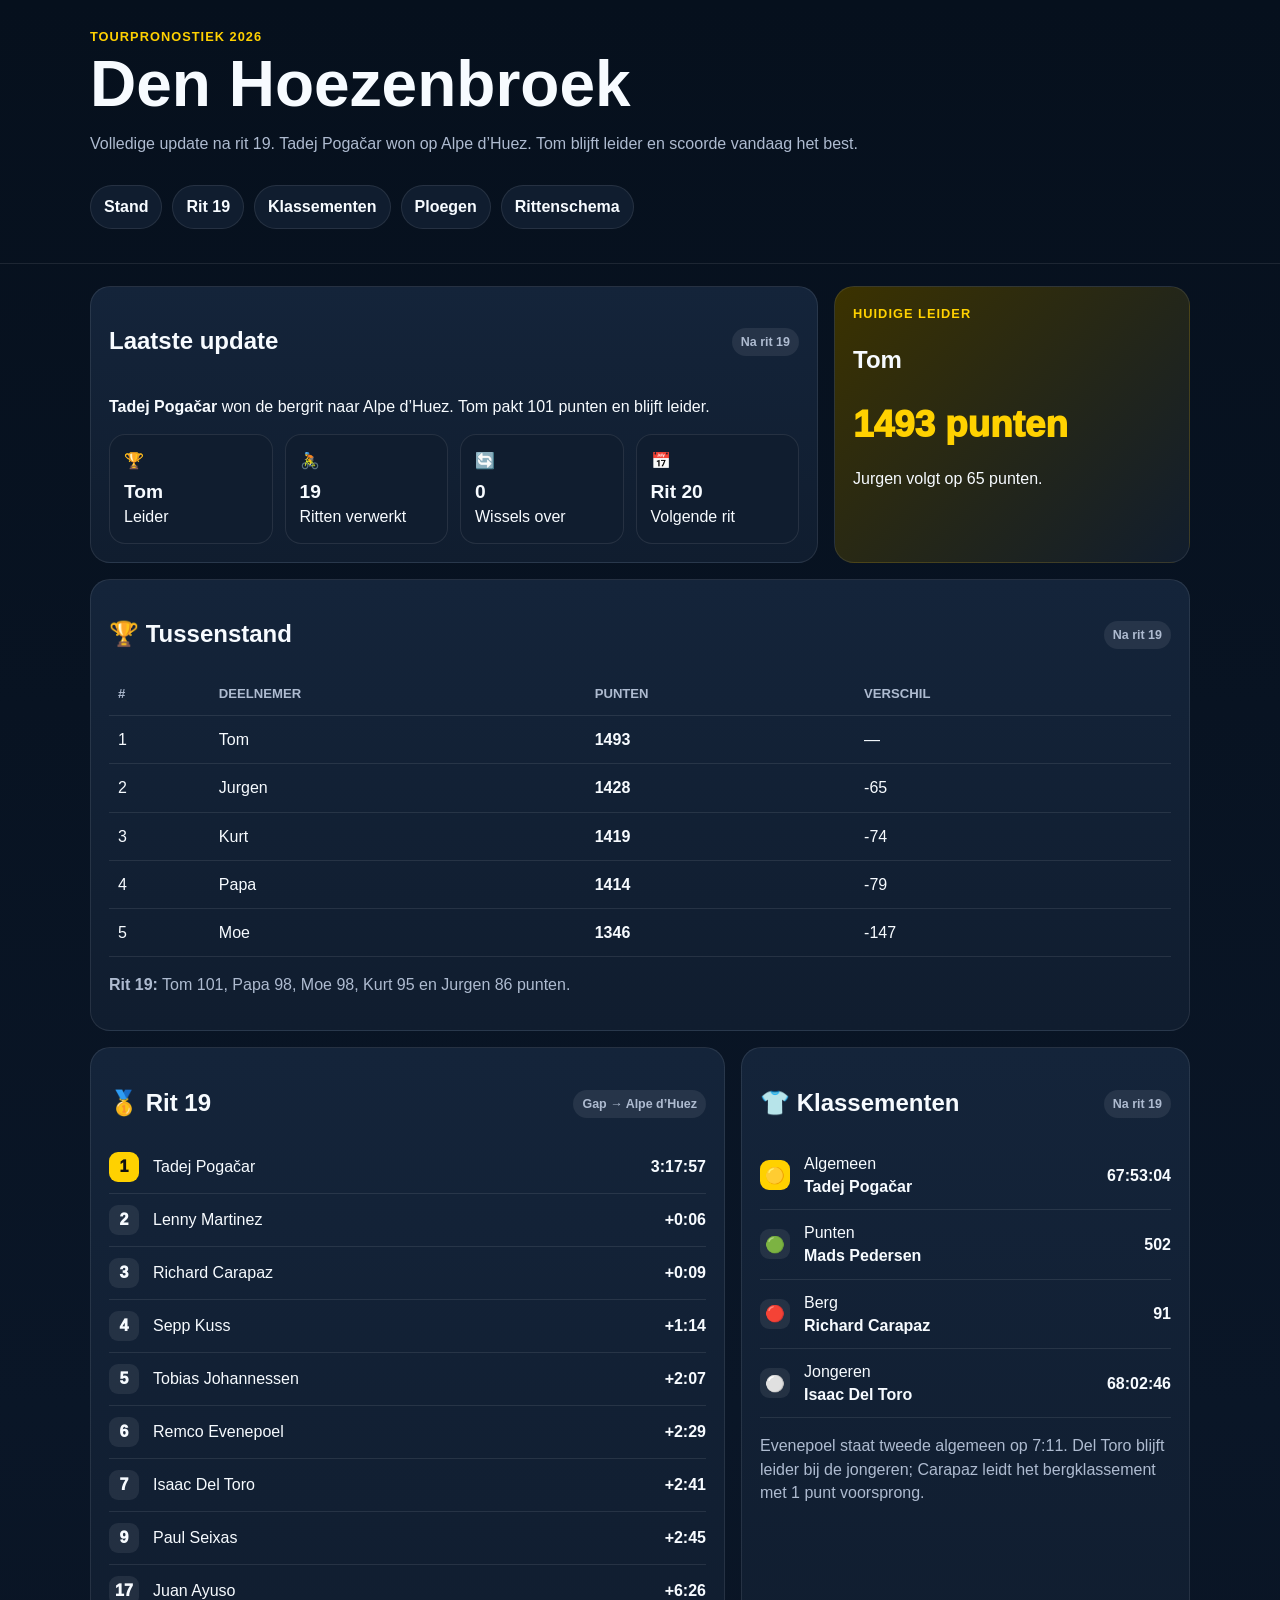
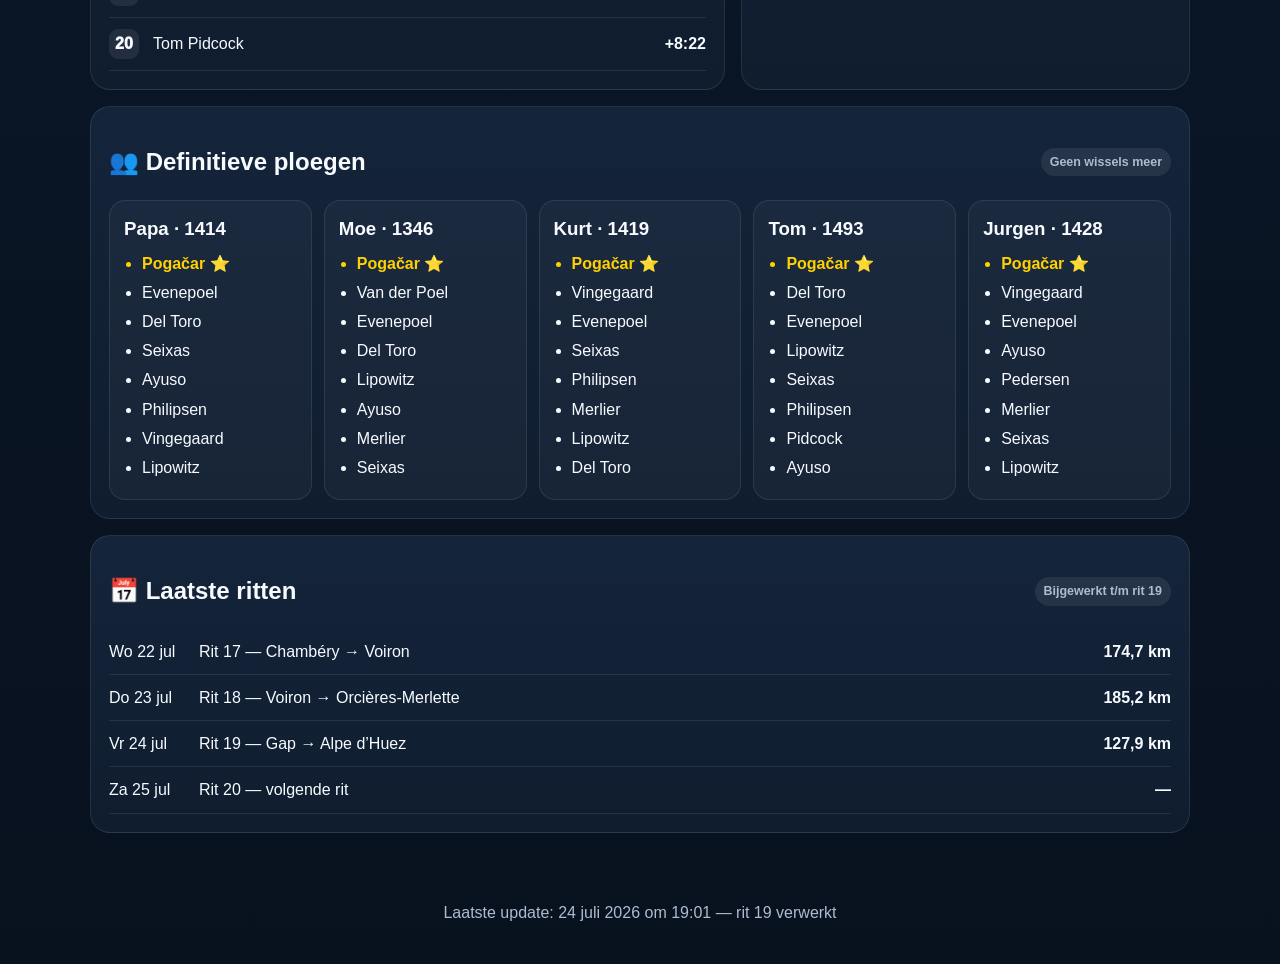
<file: index.html>
<!doctype html>
<html lang="nl">
<head>
<meta charset="utf-8">
<meta name="viewport" content="width=device-width,initial-scale=1">
<title>Tourpronostiek Den Hoezenbroek — na rit 19 (nieuwe versie)</title>
<style>
:root{--bg:#07111f;--panel:#101d2f;--panel2:#14243a;--text:#f7fbff;--muted:#aebbd0;--line:rgba(255,255,255,.09);--yellow:#ffd100}
*{box-sizing:border-box}body{margin:0;background:linear-gradient(180deg,#06101d,#0a1627 55%,#08111e);color:var(--text);font-family:Arial,sans-serif;line-height:1.45}.wrap{width:min(1100px,calc(100% - 28px));margin:auto}header{padding:28px 0 20px;border-bottom:1px solid var(--line)}.eyebrow{color:var(--yellow);font-weight:900;text-transform:uppercase;letter-spacing:.08em;font-size:.8rem}h1{font-size:clamp(2rem,6vw,4rem);line-height:1;margin:.35rem 0 .8rem}.lead,.note{color:var(--muted)}nav{display:flex;gap:10px;overflow:auto;padding:14px 0}nav a{white-space:nowrap;color:var(--text);text-decoration:none;background:var(--panel);border:1px solid var(--line);padding:9px 13px;border-radius:999px;font-weight:800}main{padding:22px 0 44px}.hero,.grid{display:grid;grid-template-columns:repeat(12,1fr);gap:16px}.card{grid-column:span 12;background:linear-gradient(180deg,var(--panel2),var(--panel));border:1px solid var(--line);border-radius:20px;padding:18px}.hero .card:first-child{grid-column:span 8}.leader{grid-column:span 4;background:linear-gradient(135deg,#3b3200,#111d2d)}.leader .points{font-size:2.3rem;font-weight:1000;color:var(--yellow)}.stats{display:grid;grid-template-columns:repeat(4,1fr);gap:12px}.stat{background:var(--panel);border:1px solid var(--line);border-radius:16px;padding:14px}.stat strong{display:block;font-size:1.2rem;margin-top:5px}.head{display:flex;justify-content:space-between;align-items:center;gap:10px}.tag{padding:5px 9px;border-radius:999px;background:rgba(255,255,255,.08);color:var(--muted);font-size:.78rem;font-weight:800}table{width:100%;border-collapse:collapse}th,td{padding:12px 9px;border-bottom:1px solid var(--line);text-align:left}th{color:var(--muted);font-size:.82rem;text-transform:uppercase}.result-row,.stage-row{display:grid;align-items:center;gap:10px;padding:11px 0;border-bottom:1px solid var(--line)}.result-row{grid-template-columns:34px 1fr auto}.stage-row{grid-template-columns:80px 1fr auto}.place{width:30px;height:30px;border-radius:9px;background:rgba(255,255,255,.08);display:grid;place-items:center;font-weight:1000}.gold{background:var(--yellow);color:#111}.teams{display:grid;grid-template-columns:repeat(5,1fr);gap:12px}.team{background:rgba(255,255,255,.035);border:1px solid var(--line);border-radius:16px;padding:14px}.team h3{margin:0 0 10px}.team ul{margin:0;padding-left:18px}.team li{margin:6px 0}.captain{color:var(--yellow);font-weight:900}footer{color:var(--muted);text-align:center;padding:24px 0 40px}
@media(max-width:850px){.wrap{width:min(100% - 20px,1100px)}header{padding:20px 0 12px}h1{font-size:2.35rem}.hero,.grid{display:block}.hero .card:first-child,.leader,.grid .card{width:100%;margin-bottom:14px}.stats{grid-template-columns:repeat(2,minmax(0,1fr))}.teams{grid-template-columns:1fr}.table-wrap{overflow-x:auto;-webkit-overflow-scrolling:touch}.card{padding:15px;border-radius:16px;overflow:hidden}.head{align-items:flex-start;flex-wrap:wrap}.tag{max-width:100%;white-space:normal}.result-row{grid-template-columns:32px minmax(0,1fr) auto;gap:9px}.result-row span:nth-child(2){min-width:0;overflow-wrap:anywhere}.result-row strong{white-space:nowrap;font-size:.95rem}.stage-row{grid-template-columns:70px minmax(0,1fr);gap:8px}.stage-row strong{grid-column:2;justify-self:start;color:var(--muted)}}
</style>
</head>
<body>
<header><div class="wrap"><div class="eyebrow">Tourpronostiek 2026</div><h1>Den Hoezenbroek</h1><p class="lead">Volledige update na rit 19. Tadej Pogačar won op Alpe d’Huez. Tom blijft leider en scoorde vandaag het best.</p><nav><a href="#stand">Stand</a><a href="#rit19">Rit 19</a><a href="#truien">Klassementen</a><a href="#ploegen">Ploegen</a><a href="#ritten">Rittenschema</a></nav></div></header>
<main class="wrap">
<section class="hero"><div class="card"><div class="head"><h2>Laatste update</h2><span class="tag">Na rit 19</span></div><p><strong>Tadej Pogačar</strong> won de bergrit naar Alpe d’Huez. Tom pakt 101 punten en blijft leider.</p><div class="stats"><div class="stat">🏆<strong>Tom</strong><span>Leider</span></div><div class="stat">🚴<strong>19</strong><span>Ritten verwerkt</span></div><div class="stat">🔄<strong>0</strong><span>Wissels over</span></div><div class="stat">📅<strong>Rit 20</strong><span>Volgende rit</span></div></div></div><aside class="card leader"><div class="eyebrow">Huidige leider</div><h2>Tom</h2><div class="points">1493 punten</div><p>Jurgen volgt op 65 punten.</p></aside></section>
<section class="card" id="stand" style="margin-top:16px"><div class="head"><h2>🏆 Tussenstand</h2><span class="tag">Na rit 19</span></div><div class="table-wrap"><table><thead><tr><th>#</th><th>Deelnemer</th><th>Punten</th><th>Verschil</th></tr></thead><tbody><tr><td>1</td><td>Tom</td><td><strong>1493</strong></td><td>—</td></tr><tr><td>2</td><td>Jurgen</td><td><strong>1428</strong></td><td>-65</td></tr><tr><td>3</td><td>Kurt</td><td><strong>1419</strong></td><td>-74</td></tr><tr><td>4</td><td>Papa</td><td><strong>1414</strong></td><td>-79</td></tr><tr><td>5</td><td>Moe</td><td><strong>1346</strong></td><td>-147</td></tr></tbody></table></div><p class="note"><strong>Rit 19:</strong> Tom 101, Papa 98, Moe 98, Kurt 95 en Jurgen 86 punten.</p></section>
<section class="grid" id="rit19" style="margin-top:16px"><div class="card" style="grid-column:span 7"><div class="head"><h2>🥇 Rit 19</h2><span class="tag">Gap → Alpe d’Huez</span></div><div class="result-row"><span class="place gold">1</span><span>Tadej Pogačar</span><strong>3:17:57</strong></div><div class="result-row"><span class="place">2</span><span>Lenny Martinez</span><strong>+0:06</strong></div><div class="result-row"><span class="place">3</span><span>Richard Carapaz</span><strong>+0:09</strong></div><div class="result-row"><span class="place">4</span><span>Sepp Kuss</span><strong>+1:14</strong></div><div class="result-row"><span class="place">5</span><span>Tobias Johannessen</span><strong>+2:07</strong></div><div class="result-row"><span class="place">6</span><span>Remco Evenepoel</span><strong>+2:29</strong></div><div class="result-row"><span class="place">7</span><span>Isaac Del Toro</span><strong>+2:41</strong></div><div class="result-row"><span class="place">9</span><span>Paul Seixas</span><strong>+2:45</strong></div><div class="result-row"><span class="place">17</span><span>Juan Ayuso</span><strong>+6:26</strong></div><div class="result-row"><span class="place">20</span><span>Tom Pidcock</span><strong>+8:22</strong></div></div><div class="card" id="truien" style="grid-column:span 5"><div class="head"><h2>👕 Klassementen</h2><span class="tag">Na rit 19</span></div><div class="result-row"><span class="place gold">🟡</span><span>Algemeen<br><strong>Tadej Pogačar</strong></span><strong>67:53:04</strong></div><div class="result-row"><span class="place">🟢</span><span>Punten<br><strong>Mads Pedersen</strong></span><strong>502</strong></div><div class="result-row"><span class="place">🔴</span><span>Berg<br><strong>Richard Carapaz</strong></span><strong>91</strong></div><div class="result-row"><span class="place">⚪</span><span>Jongeren<br><strong>Isaac Del Toro</strong></span><strong>68:02:46</strong></div><p class="note">Evenepoel staat tweede algemeen op 7:11. Del Toro blijft leider bij de jongeren; Carapaz leidt het bergklassement met 1 punt voorsprong.</p></div></section>
<section class="card" id="ploegen" style="margin-top:16px"><div class="head"><h2>👥 Definitieve ploegen</h2><span class="tag">Geen wissels meer</span></div><div class="teams"><div class="team"><h3>Papa · 1414</h3><ul><li class="captain">Pogačar ⭐</li><li>Evenepoel</li><li>Del Toro</li><li>Seixas</li><li>Ayuso</li><li>Philipsen</li><li>Vingegaard</li><li>Lipowitz</li></ul></div><div class="team"><h3>Moe · 1346</h3><ul><li class="captain">Pogačar ⭐</li><li>Van der Poel</li><li>Evenepoel</li><li>Del Toro</li><li>Lipowitz</li><li>Ayuso</li><li>Merlier</li><li>Seixas</li></ul></div><div class="team"><h3>Kurt · 1419</h3><ul><li class="captain">Pogačar ⭐</li><li>Vingegaard</li><li>Evenepoel</li><li>Seixas</li><li>Philipsen</li><li>Merlier</li><li>Lipowitz</li><li>Del Toro</li></ul></div><div class="team"><h3>Tom · 1493</h3><ul><li class="captain">Pogačar ⭐</li><li>Del Toro</li><li>Evenepoel</li><li>Lipowitz</li><li>Seixas</li><li>Philipsen</li><li>Pidcock</li><li>Ayuso</li></ul></div><div class="team"><h3>Jurgen · 1428</h3><ul><li class="captain">Pogačar ⭐</li><li>Vingegaard</li><li>Evenepoel</li><li>Ayuso</li><li>Pedersen</li><li>Merlier</li><li>Seixas</li><li>Lipowitz</li></ul></div></div></section>
<section class="card" id="ritten" style="margin-top:16px"><div class="head"><h2>📅 Laatste ritten</h2><span class="tag">Bijgewerkt t/m rit 19</span></div><div class="stage-row"><span>Wo 22 jul</span><span>Rit 17 — Chambéry → Voiron</span><strong>174,7 km</strong></div><div class="stage-row"><span>Do 23 jul</span><span>Rit 18 — Voiron → Orcières-Merlette</span><strong>185,2 km</strong></div><div class="stage-row"><span>Vr 24 jul</span><span>Rit 19 — Gap → Alpe d’Huez</span><strong>127,9 km</strong></div><div class="stage-row"><span>Za 25 jul</span><span>Rit 20 — volgende rit</span><strong>—</strong></div></section>
</main><footer>Laatste update: 24 juli 2026 om 19:01 — rit 19 verwerkt</footer>
</body></html>
</file>
